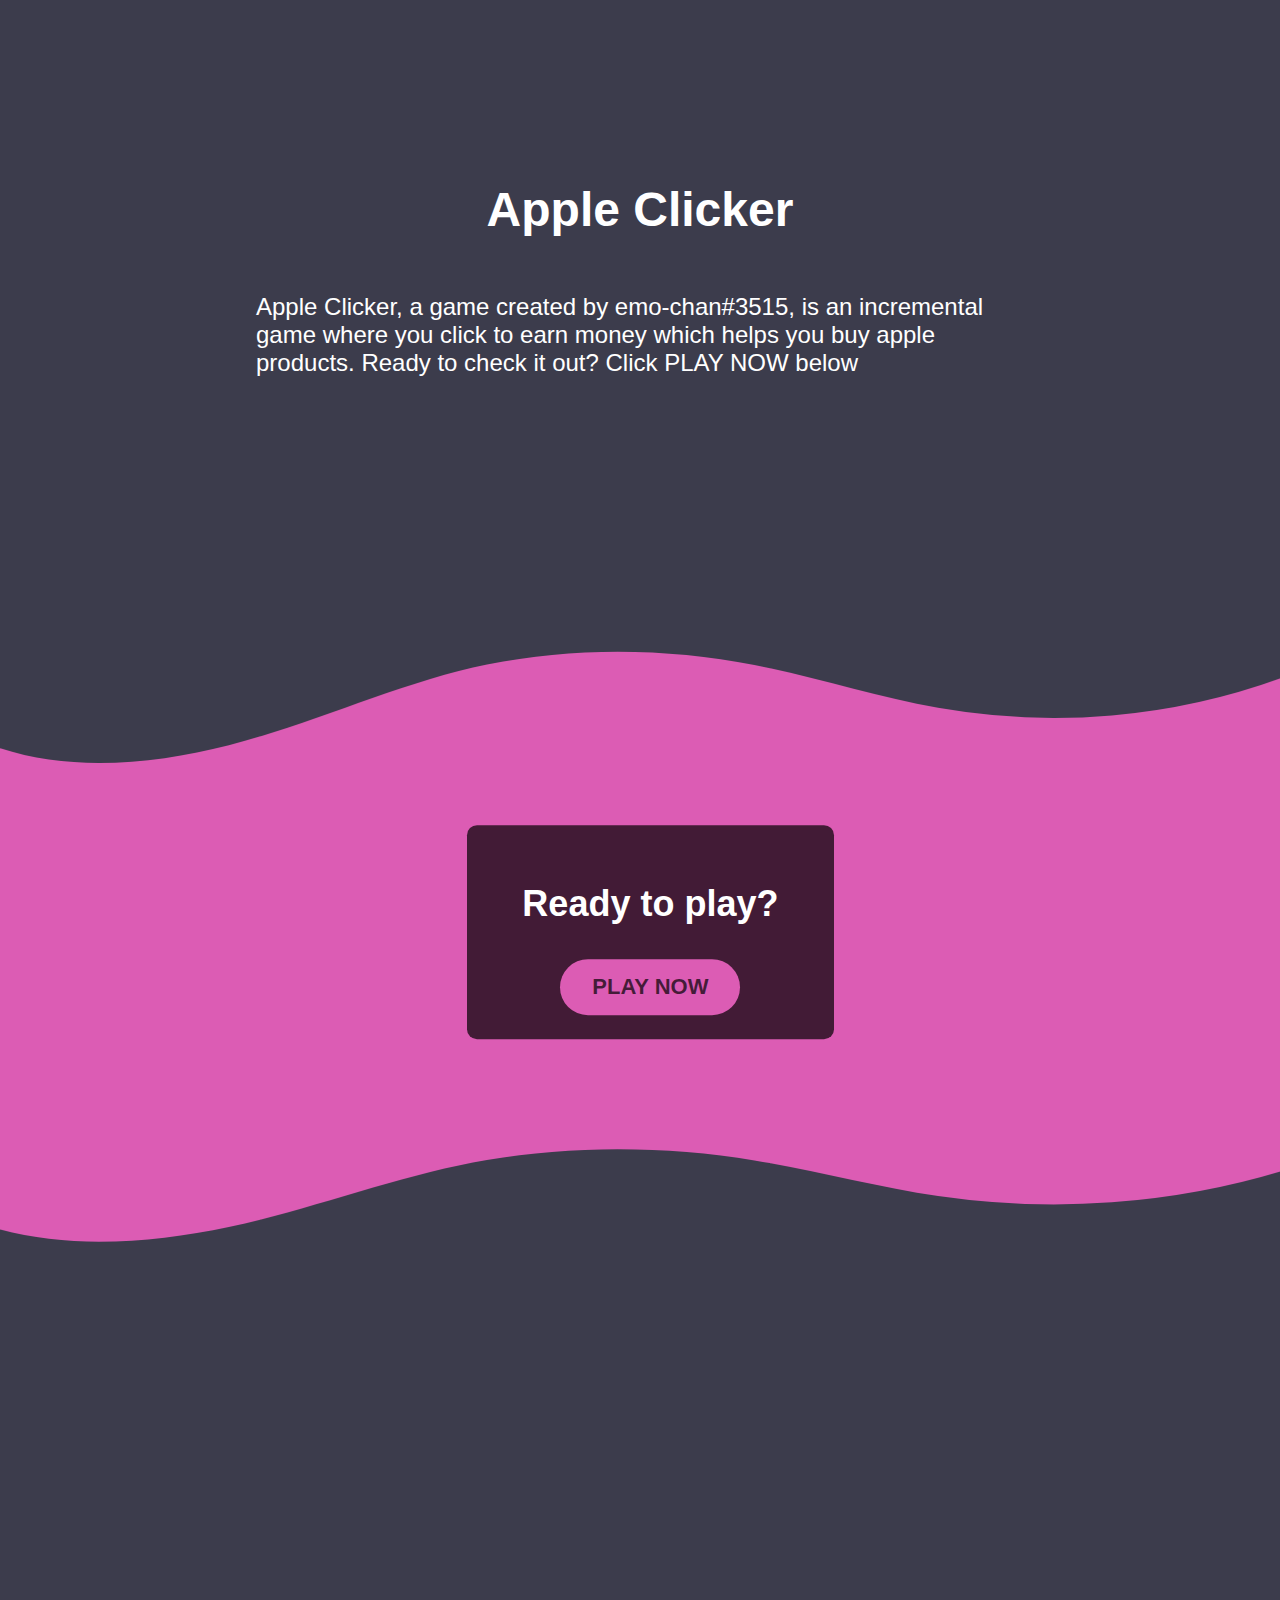
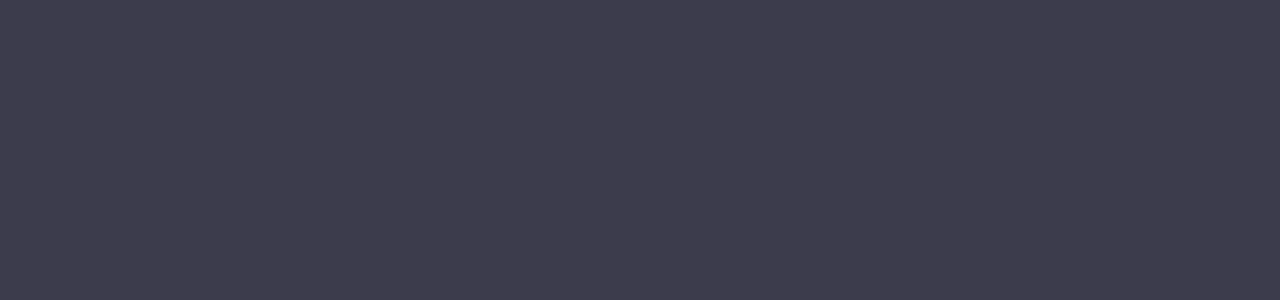
<file: index.html>
<!DOCTYPE html>
<html lang="en">
  <head>
    <meta charset="utf-8">
    <meta name="viewport" content="width=device-width, initial-scale=1.0"> <!-- sets width to device width, and initial zoom level -->
    <title>Apple Clicker</title> <!-- title of page on tab -->
    <link href="index.css" rel="stylesheet" type="text/css"/>
		<link rel="icon" type="image/png" sizes="32x32" href="Images/favicon.png"> <!-- favicon -->
    <link rel="preconnect" href="https://fonts.googleapis.com"> 
    <link rel="preconnect" href="https://fonts.gstatic.com" crossorigin> 
    <link href="https://fonts.googleapis.com/css2?family=Roboto:wght@300&display=swap" rel="stylesheet">
    <script src="index.js"></script>
  </head>
  <body>
    <section class="">
      <h1 id="title" style="color: white;">Apple Clicker</h1>
      <p style="color: white;">Apple Clicker, a game created by emo-chan#3515, is an incremental game where you click to earn money which helps you buy apple products. Ready to check it out? Click PLAY NOW below</p>
    </section>
    <section class="section_pink">
      <div class="wave1">
        <svg data-name="Layer 1" xmlns="http://www.w3.org/2000/svg" viewBox="0 0 1200 120" preserveAspectRatio="none">
          <path d="M321.39,56.44c58-10.79,114.16-30.13,172-41.86,82.39-16.72,168.19-17.73,250.45-.39C823.78,31,906.67,72,985.66,92.83c70.05,18.48,146.53,26.09,214.34,3V0H0V27.35A600.21,600.21,0,0,0,321.39,56.44Z" class="shape-fill"></path>
        </svg>
      </div>
      <center>
        <div class="play-game" style = "position:relative; top:150px;"> 
          <br/>
            <h2>Ready to play?</h2>
          <a href="game" class="play" target="_blank" rel="noopener noreferrer"><b>PLAY NOW</b></a>
        </div>
	<br/>
	<br/>
      </center>    
      <div class="wave2">
        <svg data-name="Layer 1" xmlns="http://www.w3.org/2000/svg" viewBox="0 0 1200 120" preserveAspectRatio="none">
            <path d="M985.66,92.83C906.67,72,823.78,31,743.84,14.19c-82.26-17.34-168.06-16.33-250.45.39-57.84,11.73-114,31.07-172,41.86A600.21,600.21,0,0,1,0,27.35V120H1200V95.8C1132.19,118.92,1055.71,111.31,985.66,92.83Z" class="shape-fill"></path>
        </svg>
    </div>
    </section>
    <section class="">
    </section>
  </body>
</html>
</file>
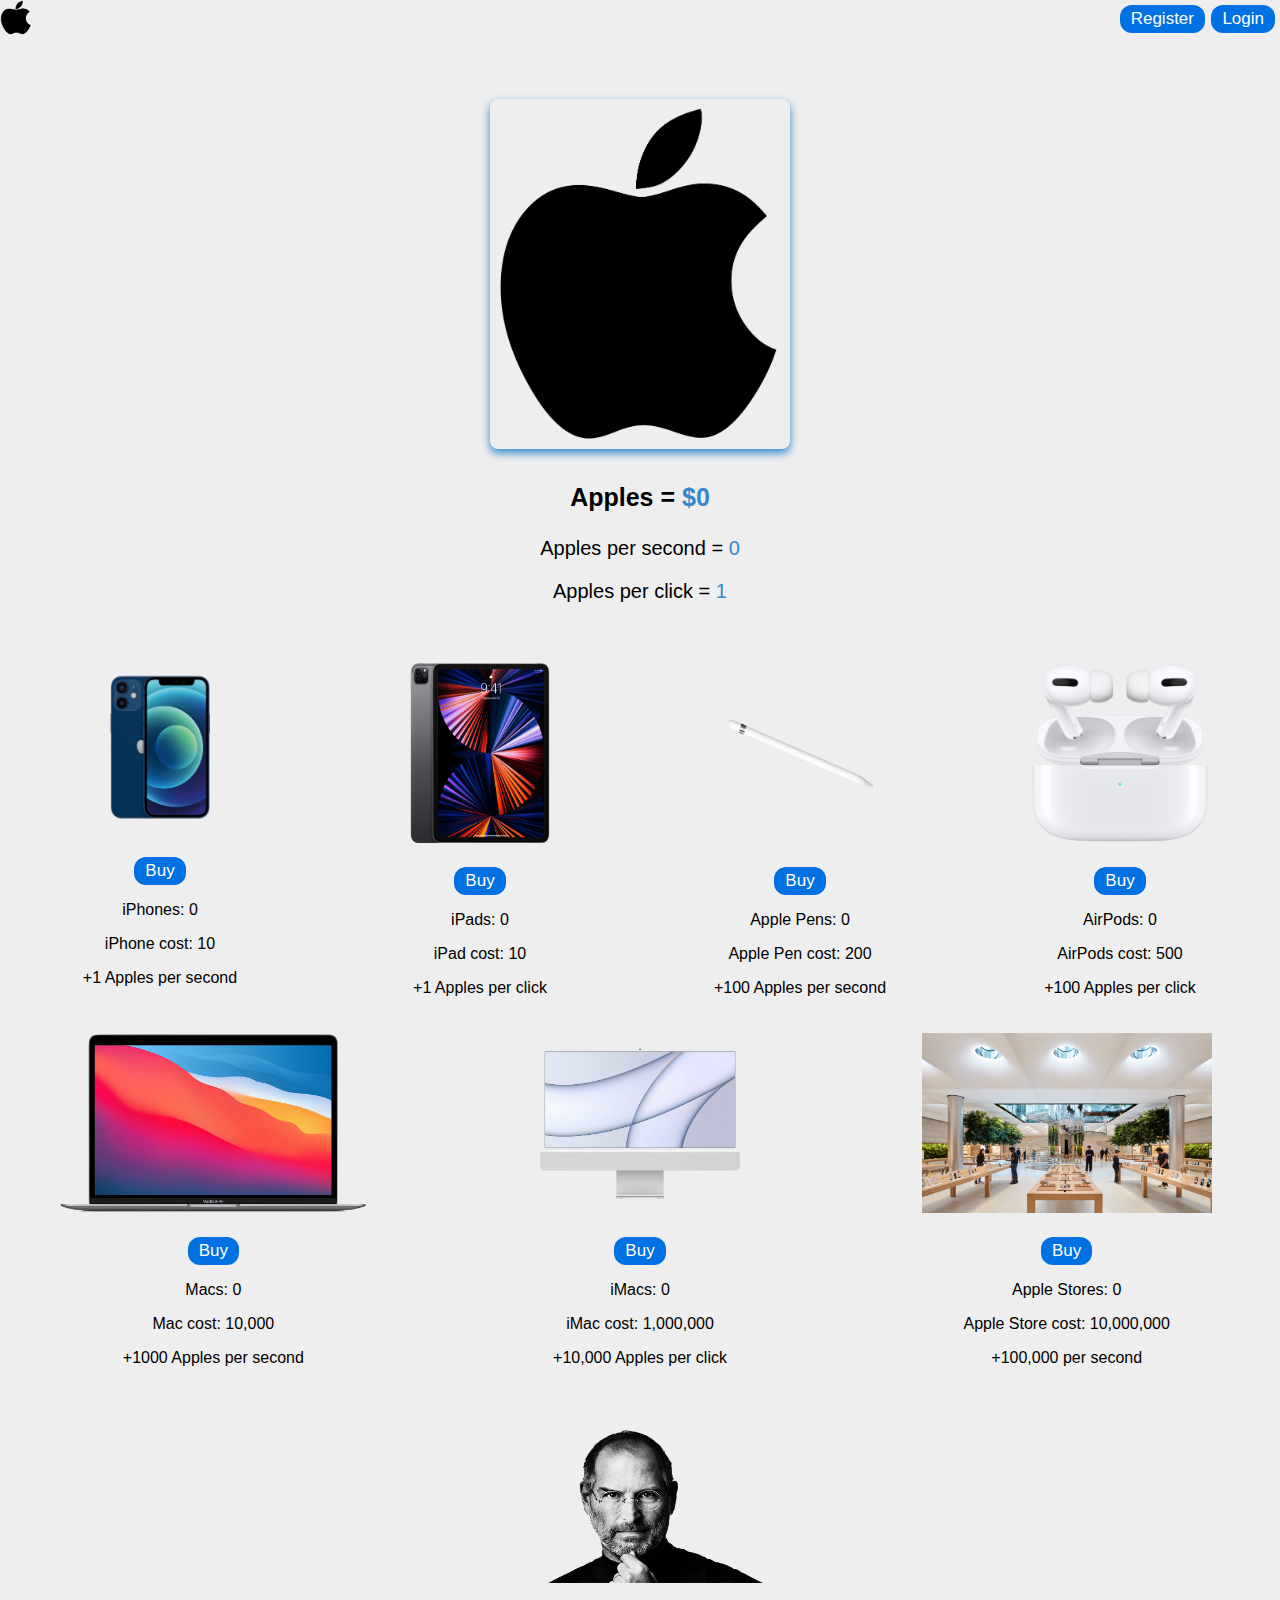
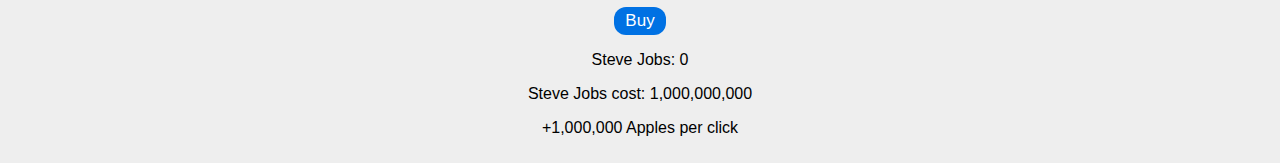
<file: game.html>
<!DOCTYPE html>
<html lang="en">
  <head>
    <meta charset="utf-8">
    <meta name="viewport" content="width=device-width, initial-scale=1.0"> <!-- sets width to device width, and initial zoom level -->
    <title>Game - Apple Clicker</title> <!-- title of page on tab -->
    <link href="style.css" rel="stylesheet" type="text/css"/> <!-- links the CSS -->
    <link href="menu.html" rel="stylesheet" type="text/html"/>
		<link rel="icon" type="image/png" sizes="32x32" href="Images/favicon.png"> <!-- favicon -->
    <script type="text/javascript"> 
    function disableselect(e){  
    return false  
    }  

    function reEnable(){  
    return true  
    }  

    //if IE4+  
    document.onselectstart=new Function ("return false")  
    document.oncontextmenu=new Function ("return false")  
    //if NS6  
    if (window.sidebar){  
    document.onmousedown=disableselect  
    document.onclick=reEnable  
    }
    </script>
  </head>
  
	<body>

        <script src="login.js"></script> <!-- links the login JS -->
		<script src="script.js"></script> <!-- links the main JS -->
		<button onclick="location.href='https://appleclicker.com/login'" type="button" class="login">
			Login</button>
		<button onclick="location.href='https://appleclicker.com/register'" type="button" class="register">
			Register</button>
		<img src="Images/clickButton.png" id="modMenu" width="32" height="35" ondragstart="return false;">

		<style>
			
            .login {
            position: absolute;
            right: 5px;
            top: 5px;
            }

            .register {
            position: absolute;
            right: 75px;
            top: 5px;
            }
            html,
            body {
                width: 100%;
                height: 100%;
                font-family: "Open Sans", sans-serif;
                padding: 0;
                margin: 0;
            }

            #context-menu {
                position: fixed;
                z-index: 10000;
                width: 150px;
                background: #1b1a1a;
                border-radius: 5px;
                transform: scale(0);
                transform-origin: top left;
            }

            #context-menu.visible {
                transform: scale(1);
                transition: transform 200ms ease-in-out;
            }

            #context-menu .item {
                padding: 8px 10px;
                font-size: 15px;
                color: #eee;
                cursor: pointer;
                border-radius: inherit;
            }

            #context-menu .item:hover {
                background: #343434;
            }
		</style>
		<center> <!-- makes all the content centered -->
			<img src="Images/clickButton.png" id="clickButton" onclick="increment()" ondragstart="return false;"> <!-- the image you have to click -->

			<div id="info"> <!-- contains the info (view below), in <span> tags because they constantly evolve -->
				<p id="appleCounter">Apples = <span id="showApples" class="number">$0</span></p> <!-- shows number of apples -->

				<p>Apples per second = <span id="showApplesPerSecond" class="number">0</span></p> <!-- shows apples per second -->

				<p>Apples per click = <span id="showApplesPerClick" class="number">1</span></p> <!-- shows apples per click -->

				<p id="gameOver"></p> <!-- for text to appear when you win -->
			</div>
			
			<!-- Items that can be bought -->
			<div class="itemContainer"> <!-- contains 4 items that you can buy -->
				<div class="item"> <!-- an item -->
					<div class="containerImage"> <!-- contains image -->
						<img src="Images/Items/iPhone.webp" id="iPhoneImage" class="itemImage" style="width:100px;height:170px;" ondragstart="return false;">

						<div class="buyButtonContainer"> <!-- contains button to buy item -->
							<button onclick="buyIPhone()" class="buyButton">Buy</button>
						</div>
					</div>

					<div class="containerText"> <!-- contains stats about item -->
						<p>iPhones: <span id="iPhoneNum">0</span></p>

						<p>iPhone cost: <span id="iPhoneCost">10</span></p>

						<p>+1 Apples per second</p>
					</div>
				</div>

				<div class="item"> <!-- an item -->
					<div class="containerImage"> <!-- contains image -->
						<img src="Images/Items/iPad.png" id="iPadImage" class="itemImage" style="width:140px;height:180px;" ondragstart="return false;">

						<div class="buyButtonContainer"> <!-- contains button to buy item -->
							<button onclick="buyIPad()" class="buyButton">Buy</button>
						</div>
					</div>

					<div class="containerText"> <!-- contains stats about item -->
						<p>iPads:  <span id="iPadNum">0</span></p>

						<p>iPad cost: <span id="iPadCost">10</span></p>

						<p>+1 Apples per click</p>
					</div>
				</div>

				<div class="item"> <!-- an item -->
					<div class="containerImage"> <!-- contains image -->
						<img src="Images/Items/pen.webp" id="penImage" class="itemImage" style="width:150px;height:180px" ondragstart="return false;">
				
						<div class="buyButtonContainer"> <!-- contains button to buy item -->
							<button onclick="buyPen()" class="buyButton">Buy</button>
						</div>
					</div>

					<div class="containerText"> <!-- contains stats about item -->
						<p>Apple Pens:  <span id="penNum">0</span></p>

						<p>Apple Pen cost: <span id="penCost">200</span></p>

						<p>+100 Apples per second</p>
					</div>
				</div>
				
				<div class="item"> <!-- an item -->
					<div class="containerImage"> <!-- contains image -->
						<img src="Images/Items/airPods.webp" class="itemImage" style="width:180px;height:180px" ondragstart="return false;">
						
						<div class="buyButtonContainer"> <!-- contains button to buy item -->
							<button onclick="buyAirPods()" class="buyButton">Buy</button>
						</div>
					</div>

					<div class="containerText"> <!-- contains stats about item -->
						<p>AirPods: <span id="airPodsNum">0</span></p>

						<p>AirPods cost: <span id="airPodsCost">500</span></p>

						<p>+100 Apples per click</p>
					</div>
				</div>
			</div>


			<div class="itemContainer"> <!-- contains 4 items that you can buy -->
				<div class="item"> <!-- an item -->
					<div class="containerImage"> <!-- contains image -->
						<img src="Images/Items/mac.png" class="itemImage" style="width:340px;height:180px" ondragstart="return false;">
						
						<div class="buyButtonContainer"> <!-- contains button to buy item -->
							<button onclick="buyMac()" class="buyButton">Buy</button>
						</div>
					</div>

					<div class="containerText">
						<p>Macs:  <span id="macNum">0</span></p>

						<p>Mac cost: <span id="macCost">10,000</span></p>

						<p>+1000 Apples per second</p>
					</div>
				</div>

				<div class="item"> <!-- an item -->
					<div class="containerImage"> <!-- contains image -->
						<img src="Images/Items/iMac.png" id="iMacImage" class="itemImage" style="width:200px;height:180px" ondragstart="return false;">

						<div class="buyButtonContainer"> <!-- contains button to buy item -->
							<button onclick="buyIMac()" class="buyButton">Buy</button>
						</div>
					</div>

					<div class="containerText"> <!-- contains stats about item -->
						<p>iMacs:  <span id="iMacNum">0</span></p>

						<p>iMac cost: <span id="iMacCost">1,000,000</span></p>

						<p>+10,000 Apples per click</p>
					</div>
				</div>

				<div class="item"> <!-- makes item go to right -->
					<div class="containerImage"> <!-- contains image -->
						<img src="Images/Items/appleStore.jpg" class="itemImage" style="width:290px;height:180px" ondragstart="return false;">
						
						<div class="buyButtonContainer"> <!-- contains button to buy item -->
							<button onclick="buyAppleStore()" class="buyButton">Buy</button>
						</div>
					</div>

					<div class="containerText"> <!-- contains stats about item -->
						<p>Apple Stores:  <span id="appleStoreNum">0</span></p>

						<p>Apple Store cost: <span id="appleStoreCost">10,000,000</span></p>

						<p>+100,000 per second</p>
					</div>
				</div>

				<div class="item"> <!-- an item -->
					<div class="containerImage">

						<div class="container">
							<img src="Images/Items/steveJobs.png" class="itemImage" style="width:300px;height:180px" ondragstart="return false;">
						
							<div class="buyButtonContainer"> <!-- contains button to buy item -->
								<button onclick="buySteveJobs()" class="buyButton">Buy</button>
							</div>
						</div>
					</div>

					<div class="containerText"> <!-- contains stats about item -->
						<p>Steve Jobs:  <span id="steveJobsNum">0</span></p>

						<p>Steve Jobs cost: <span id="steveJobsCost">1,000,000,000</span></p>

						<p>+1,000,000 Apples per click</p>
					</div>
				</div>
			</div>
		</center>
  </body>
</html>
</file>
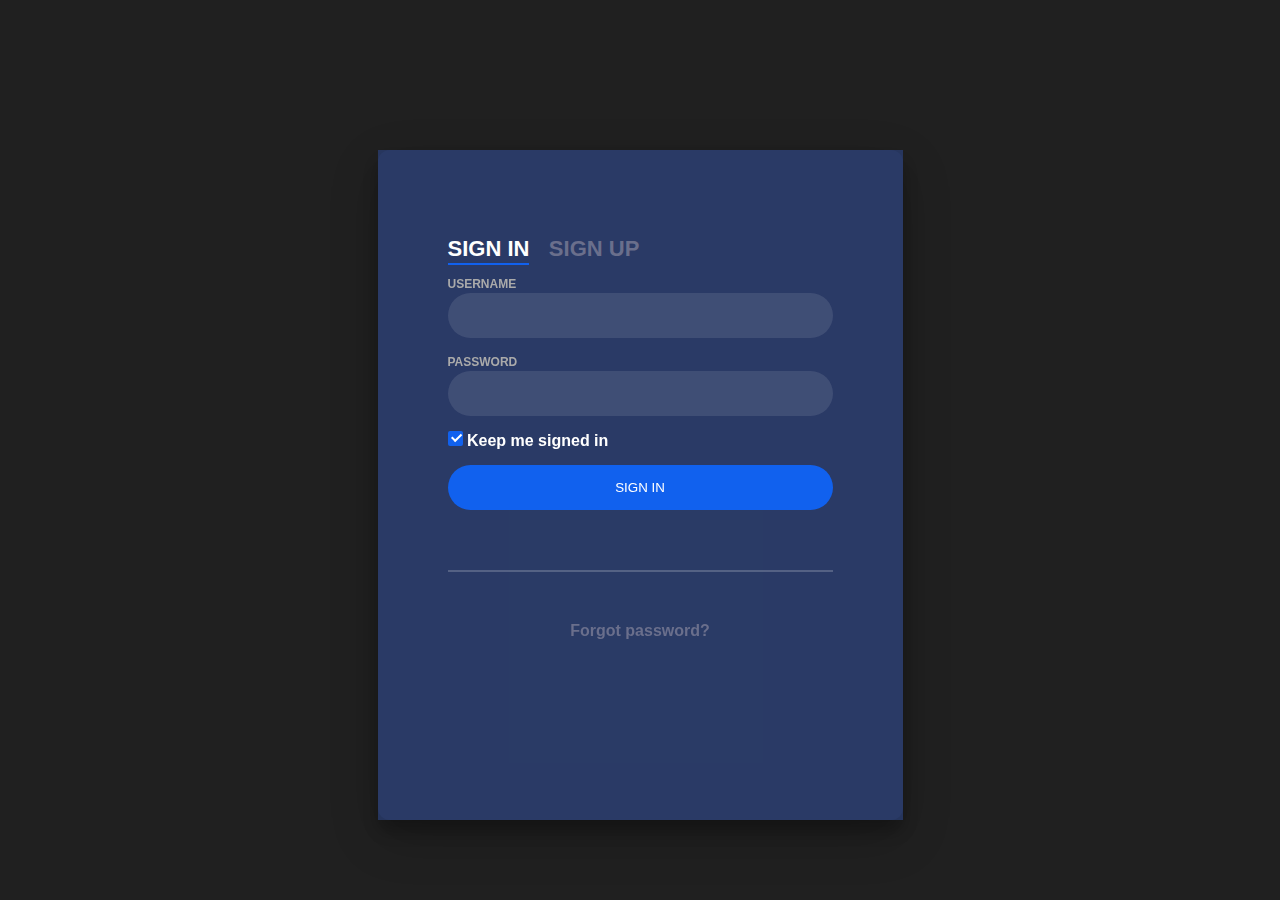
<file: login.html>
<!DOCTYPE html>
<html lang="en">
  <head>
    <meta charset="utf-8">
    <meta name="viewport" content="width=device-width, initial-scale=1.0"> <!-- sets width to device width, and initial zoom level -->
    <title>Apple Clicker</title> <!-- title of page on tab -->
    <link href="login.css" rel="stylesheet" type="text/css"/> <!-- links the CSS -->
		<link rel="icon" type="image/png" sizes="32x32" href="Images/favicon.png"> <!-- favicon -->
  </head>
<body>
<div class="login-wrap" style="position:relative; top:150px; border-radius:12px;">
	<div class="login-html">
		<input id="tab-1" type="radio" name="tab" class="sign-in" checked><label for="tab-1" class="tab">Sign In</label>
		<input id="tab-2" type="radio" name="tab" class="sign-up"><label for="tab-2" class="tab">Sign Up</label>
		<div class="login-form">
			<div class="sign-in-htm">
				<div class="group">
					<label for="user" class="label">Username</label>
					<input id="user" type="text" class="input">
				</div>
				<div class="group">
					<label for="pass" class="label">Password</label>
					<input id="pass" type="password" class="input" data-type="password">
				</div>
				<div class="group">
					<input id="check" type="checkbox" class="check" checked>
					<label for="check"><span class="icon"></span> Keep me signed in</label>
				</div>
				<div class="group">
					<input type="submit" class="button" value="Sign In">
				</div>
				<div class="hr"></div>
				<div class="foot-lnk">
					<a href="#forgot">Forgot password?</a>
				</div>
			</div>
			<div class="sign-up-htm">
				<div class="group">
					<label for="user" class="label">Username</label>
					<input id="user" type="text" class="input">
				</div>
				<div class="group">
					<label for="pass" class="label">Password</label>
					<input id="pass" type="password" class="input" data-type="password">
				</div>
				<div class="group">
					<label for="pass" class="label">Repeat Password</label>
					<input id="pass" type="password" class="input" data-type="password">
				</div>
				<div class="group">
					<label for="pass" class="label">Email Address</label>
					<input id="pass" type="text" class="input">
				</div>
				<div class="group">
					<input type="submit" class="button" value="Sign Up">
				</div>
				<div class="hr"></div>
				<div class="foot-lnk">
					<label for="tab-1">Already a member?</a>
				</div>
			</div>
		</div>
	</div>
</div>
</body>
</html>
</file>
<file: index.css>
:root {
    --pink: #dc5cb4;
    --brown: #744c5c;
    --white: #ecdcbc;
    --black: #3c3c4c;
}

body {
    margin: 0;
    font-family: 'Prompt', sans-serif;
    color: white;
    background-color: var(--black);
}

section {
    position: relative;
    display: flex;
    flex-direction: column;
    align-items: center;
    min-height: 400px;
    font-size: 1.5rem;
    padding: 150px 20vw 100px 20vw;
}

.section_brown {
    background-color: var(--brown);
    padding: 100px 20vw;
}

.section_white {
    padding: 100px 20vw;
    background-color: white;
}

.section_pink {
    background-color: var(--pink);
    padding: 100px 20vw;
}

.wave1 {
    position: absolute;
    top: 0;
    left: 0;
    width: 100%;
    overflow: hidden;
    line-height: 0;
}

.wave1 svg {
    position: relative;
    display: block;
    width: calc(100% + 1.3px);
    height: 123px;
    transform: rotateY(180deg);
}

.wave1 .shape-fill {
    fill: #3C3C4C;
}

/** For mobile devices **/
@media (max-width: 767px) {
    .wave1 svg {
        width: calc(109% + 1.3px);
        height: 123px;
    }
}

.wave2 {
    position: absolute;
    bottom: 0;
    left: 0;
    width: 100%;
    overflow: hidden;
    line-height: 0;
}

.wave2 svg {
    position: relative;
    display: block;
    width: calc(100% + 1.3px);
    height: 102px;
    transform: rotateY(180deg);
}

.wave2 .shape-fill {
    fill: #3c3c4c;
}

.play-game {
	padding: 0px 45px 20px;
	border-radius: 10px;
	color: white;
	background-color: rgba(0,0,0,0.7);
	width: 80%;
    transform: translate(0,-35%); 
}

.play {
	border-radius: 30px;
  	background-color: var(--pink);
  	border: none;
  	color: rgba(0,0,0,0.7);
  	padding: 15px 32px;
  	text-align: center;
  	text-decoration: none;
  	display: inline-block;
  	font-size: 22px;
  	margin: 4px 2px;
  	cursor: pointer;
}

@keyframes hover {
    0% {}
    75% {border-radius: 10px}
    100% {border-radius: 30px}
}

.play:hover {
    animation: hover 1s
}

/** For mobile devices **/
@media (max-width: 767px) {
    .wave2 svg {
        width: calc(109% + 1.3px);
        height: 102px;
    }
}
</file>
<file: style.css>
body, html {
	font-family: -apple-system, BlinkMacSystemFont, 'Segoe UI', Roboto, Oxygen, Ubuntu, Cantarell, 'Open Sans', 'Helvetica Neue', sans-serif; /* font family */
	background-color: #eeeeee;
}

* {
  box-sizing: border-box; /* includes padding + border in element's total width + height */
}

/* big apple logo to click */
#clickButton {
	width: 300px;
	height: 350px;
	transition-duration: 0.3s;
	box-shadow: 0 4px 8px 0 #3188cc;
	border-radius: 8px;
	margin-top: 60px;
	cursor: pointer; 
}

/* when you hover over it, box shadow color will change, and it'll rounder */
#clickButton:hover {
	transition-duration: 0.5s;
	box-shadow: 0 4px 8px 0 #979797;
	border-radius: 15px;
}

/* when you click it, box shadow color will change again, it'll be even more rounder, and will go a bit bigger */
#clickButton:active {
	box-shadow: 0 4px 8px 0 #666666;
	border-radius: 20px;
	-ms-transform: scale(1.1);
  -webkit-transform: scale(1.1); 
  transform: scale(1.1); 
}

/* div with all the information (apples, apples per second, apples per click) */
#info {
	margin-top: 30px;
	font-size: 20px;
	margin-bottom: 50px;
}

#appleCounter {
	font-size: 25px;
	font-weight: bold;
}

.number {
	color: #3188cc;
}

#gameOver {
	font-size: 30px;
	color: #3188cc;
	font-style: italic;
}

/* contains all the items that can be bought */
.itemContainer {
  display: flex; /* using flexbox to align items */
  flex-wrap: wrap; /* to force items on multiple lines */
}

/* each individual item */
.item {
  padding: 10px; /* some spacing around */
  flex: 25%; /* to put 4 items on each line (100/4 = 25) */
}

/* each item image */
.itemImage {
	height: 20%;
	width: 20%;
}

/* contains information about each item */
.containerText {
	font-size: 16px;
  text-align: center;
}

/* contains buy button */
.buyButtonContainer {
	margin-top: 20px;
}

/* button to buy item */
.buyButton {
	cursor: pointer;
	text-align: center;
	background: #0071e3;
	color: #fff;
	font-size: 17px;
	font-family: "SF Pro Text","SF Pro Icons","Helvetica Neue","Helvetica","Arial",sans-serif;
	padding-left: 11px;
	padding-right: 11px;
	padding-top: 4px;
	padding-bottom: 4px;
	border-radius: 12px;
	border: none;
}

.login {
	cursor: pointer;
	text-align: center;
	background: #0071e3;
	color: #fff;
	font-size: 17px;
	font-family: "SF Pro Text","SF Pro Icons","Helvetica Neue","Helvetica","Arial",sans-serif;
	padding-left: 11px;
	padding-right: 11px;
	padding-top: 4px;
	padding-bottom: 4px;
	border-radius: 12px;
	border: none;
}

.register {
	cursor: pointer;
	text-align: center;
	background: #0071e3;
	color: #fff;
	font-size: 17px;
	font-family: "SF Pro Text","SF Pro Icons","Helvetica Neue","Helvetica","Arial",sans-serif;
	padding-left: 11px;
	padding-right: 11px;
	padding-top: 4px;
	padding-bottom: 4px;
	border-radius: 12px;
	border: none;
}

/* on hover, makes button a bit lighter */
.buyButton:hover {
	opacity: 0.7;
}

.login:hover {
	opacity: 0.7;
}

.register:hover {
	opacity: 0.7;
}

/* for smaller screens (eg: phones) */
@media (max-width: 800px) {
  .item {
    flex: 100%; /* makes one item on each line */
  }
}
</file>
<file: login.css>
body{
	margin:0;
	color:#6a6f8c;
	background:#202020;
	font:600 16px/18px 'Open Sans',sans-serif;
}
*,:after,:before{box-sizing:border-box}
.clearfix:after,.clearfix:before{content:'';display:table}
.clearfix:after{clear:both;display:block}
a{color:inherit;text-decoration:none}

.login-wrap{
	width:100%;
	margin:auto;
	max-width:525px;
	min-height:670px;
	position:relative;
	background-color:#3D4C74;
	box-shadow:0 12px 15px 0 rgba(0,0,0,.24),0 17px 50px 0 rgba(0,0,0,.19);
}
.login-html{
	width:100%;
	height:100%;
	position:absolute;
	padding:90px 70px 50px 70px;
	background:rgba(40,57,101,.9);
}
.login-html .sign-in-htm,
.login-html .sign-up-htm{
	top:0;
	left:0;
	right:0;
	bottom:0;
	position:absolute;
	transform:rotateY(180deg);
	backface-visibility:hidden;
	transition:all .4s linear;
}
.login-html .sign-in,
.login-html .sign-up,
.login-form .group .check{
	display:none;
}
.login-html .tab,
.login-form .group .label,
.login-form .group .button{
	text-transform:uppercase;
}
.login-html .tab{
	font-size:22px;
	margin-right:15px;
	padding-bottom:5px;
	margin:0 15px 10px 0;
	display:inline-block;
	border-bottom:2px solid transparent;
}
.login-html .sign-in:checked + .tab,
.login-html .sign-up:checked + .tab{
	color:#fff;
	border-color:#1161ee;
}
.login-form{
	min-height:345px;
	position:relative;
	perspective:1000px;
	transform-style:preserve-3d;
}
.login-form .group{
	margin-bottom:15px;
}
.login-form .group .label,
.login-form .group .input,
.login-form .group .button{
	width:100%;
	color:#fff;
	display:block;
}
.login-form .group .input,
.login-form .group .button{
	border:none;
	padding:15px 20px;
	border-radius:25px;
	background:rgba(255,255,255,.1);
}
.login-form .group input[data-type="password"]{
	-text-security: circle;
	-webkit-text-security:circle;
}
.login-form .group .label{
	color:#aaa;
	font-size:12px;
}
.login-form .group .button{
	background:#1161ee;
}
.login-form .group label .icon{
	width:15px;
	height:15px;
	border-radius:2px;
	position:relative;
	display:inline-block;
	background:rgba(255,255,255,.1);
}
.login-form .group label .icon:before,
.login-form .group label .icon:after{
	content:'';
	width:10px;
	height:2px;
	background:#fff;
	position:absolute;
	transition:all .2s ease-in-out 0s;
}
.login-form .group label .icon:before{
	left:3px;
	width:5px;
	bottom:6px;
	transform:scale(0) rotate(0);
}
.login-form .group label .icon:after{
	top:6px;
	right:0;
	transform:scale(0) rotate(0);
}
.login-form .group .check:checked + label{
	color:#fff;
}
.login-form .group .check:checked + label .icon{
	background:#1161ee;
}
.login-form .group .check:checked + label .icon:before{
	transform:scale(1) rotate(45deg);
}
.login-form .group .check:checked + label .icon:after{
	transform:scale(1) rotate(-45deg);
}
.login-html .sign-in:checked + .tab + .sign-up + .tab + .login-form .sign-in-htm{
	transform:rotate(0);
}
.login-html .sign-up:checked + .tab + .login-form .sign-up-htm{
	transform:rotate(0);
}

.hr{
	height:2px;
	margin:60px 0 50px 0;
	background:rgba(255,255,255,.2);
}
.foot-lnk{
	text-align:center;
}
</file>
